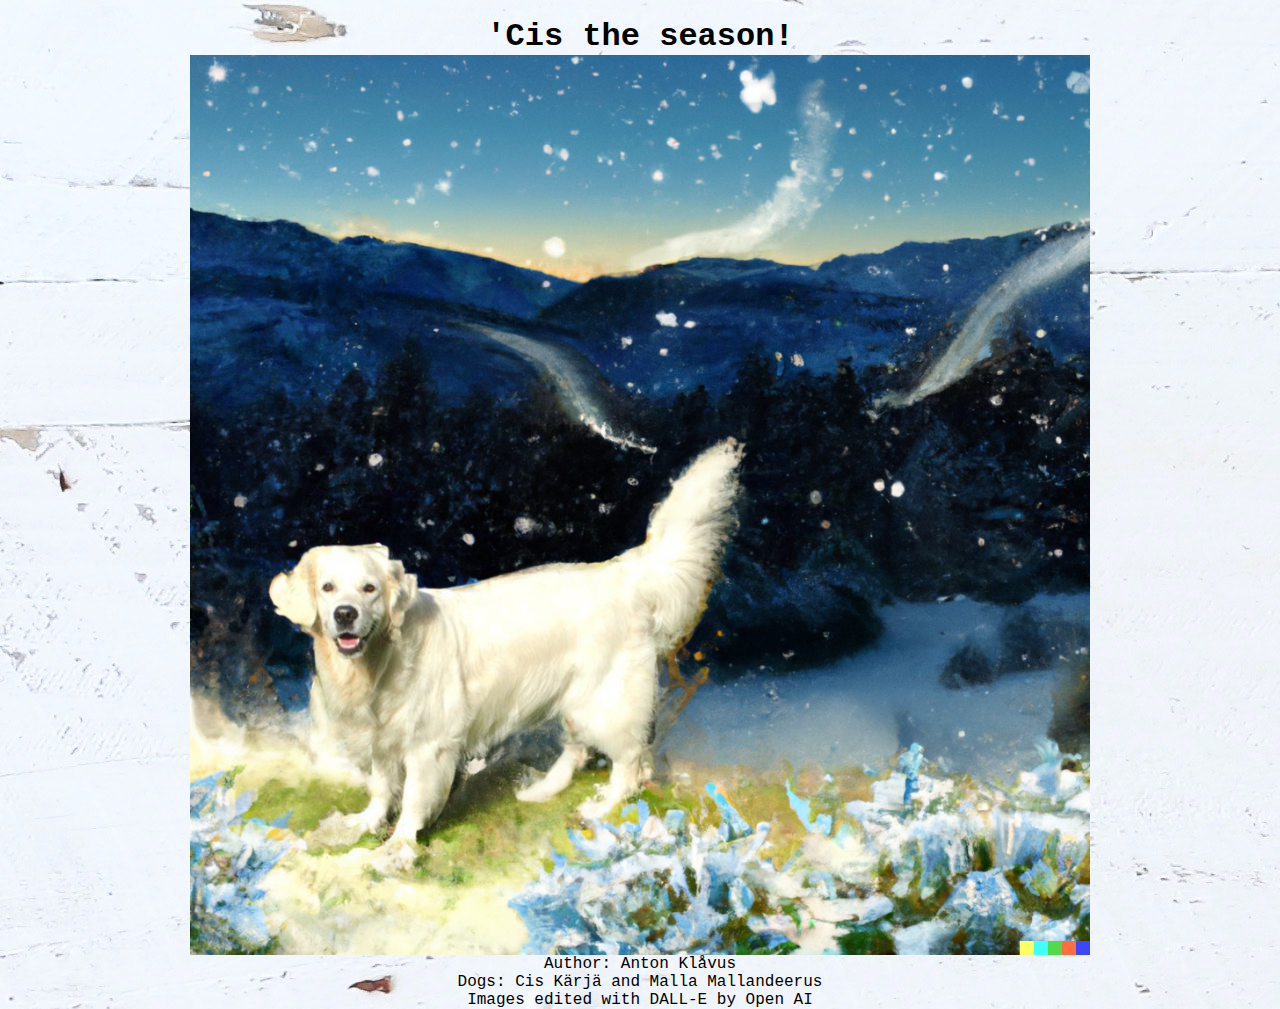
<file: index.html>
<!DOCTYPE html>
<html lang="en">
<head>
    <meta charset="UTF-8">
    <meta http-equiv="X-UA-Compatible" content="IE=edge">
    <meta name="viewport" content="width=device-width, initial-scale=1.0">
    <title> 'Cis the season' </title>
<link rel="stylesheet" href="styles.css">
</head>
<body>
<h1>'Cis the season!</h1>
<a href="presents.html">
<div class="imgbox">
    <img class="center-fit" src='images/cover.png'>
</div>
</a>
</body>
</html>

<footer class="center-fit">
    <p>Author: Anton Klåvus</p>
    <p>Dogs: Cis Kärjä and Malla Mallandeerus</p>
    <p>Images edited with <a href:labs.openai.com> DALL-E by Open AI</a></p>
</footer>
</file>
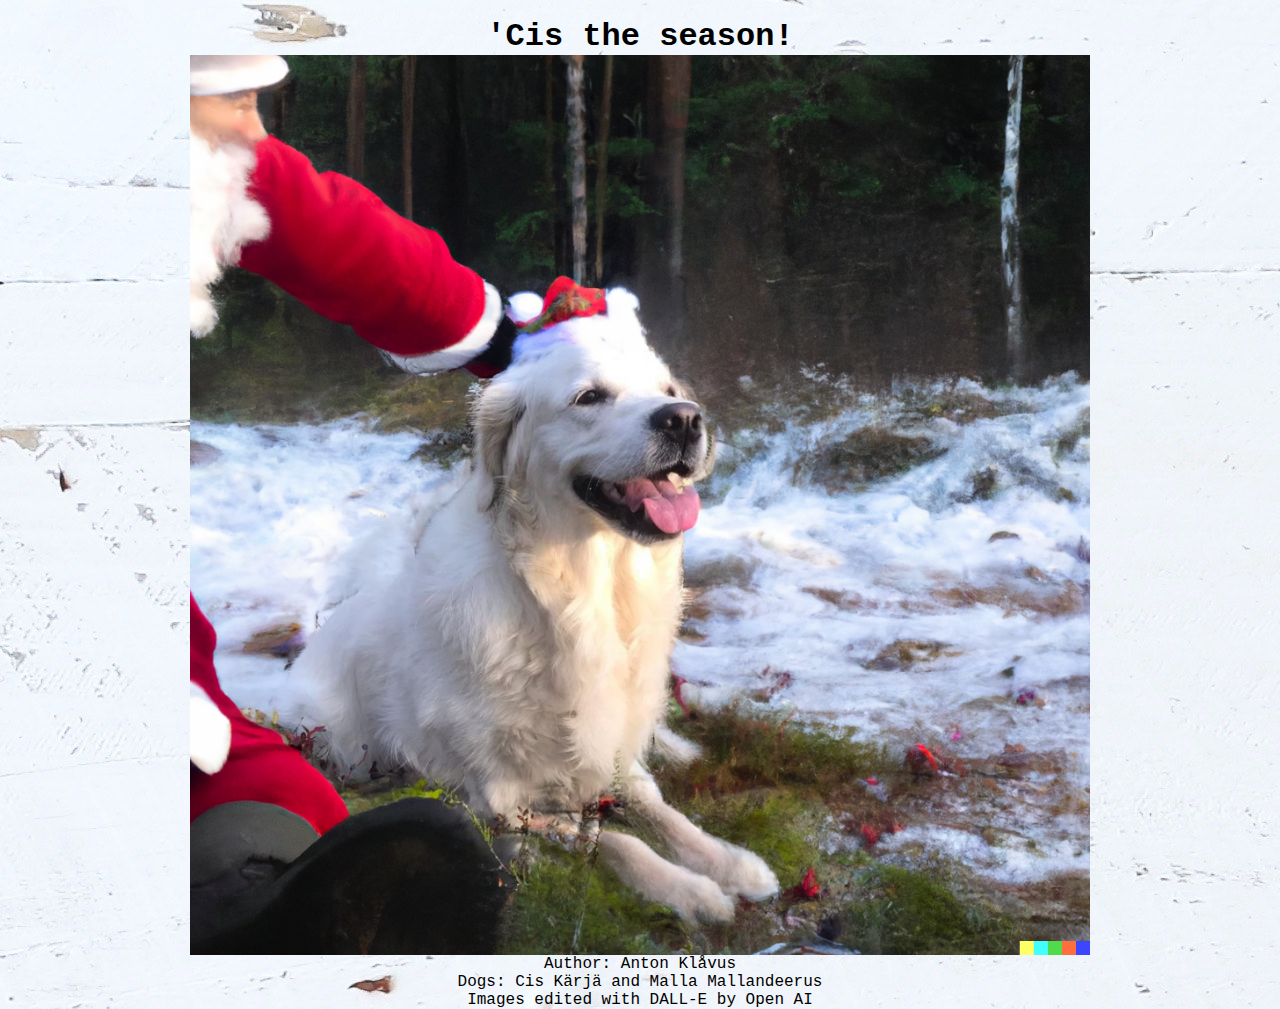
<file: good_girl.html>
<!DOCTYPE html>
<html lang="en">
<head>
    <meta charset="UTF-8">
    <meta http-equiv="X-UA-Compatible" content="IE=edge">
    <meta name="viewport" content="width=device-width, initial-scale=1.0">
    <title> 'Cis the season' </title>
<link rel="stylesheet" href="styles.css">
</head>

<body>
    <h1>'Cis the season!</h1>
    <a href="malla_fire.html">
    <div class="imgbox">
        <img class="center-fit" src='images/good_girl.png'>
    </div>
    </a>
</body>
</html>

<footer class="center-fit">
    <p>Author: Anton Klåvus</p>
    <p>Dogs: Cis Kärjä and Malla Mallandeerus</p>
    <p>Images edited with <a href:labs.openai.com> DALL-E by Open AI</a></p>
</footer>
</file>
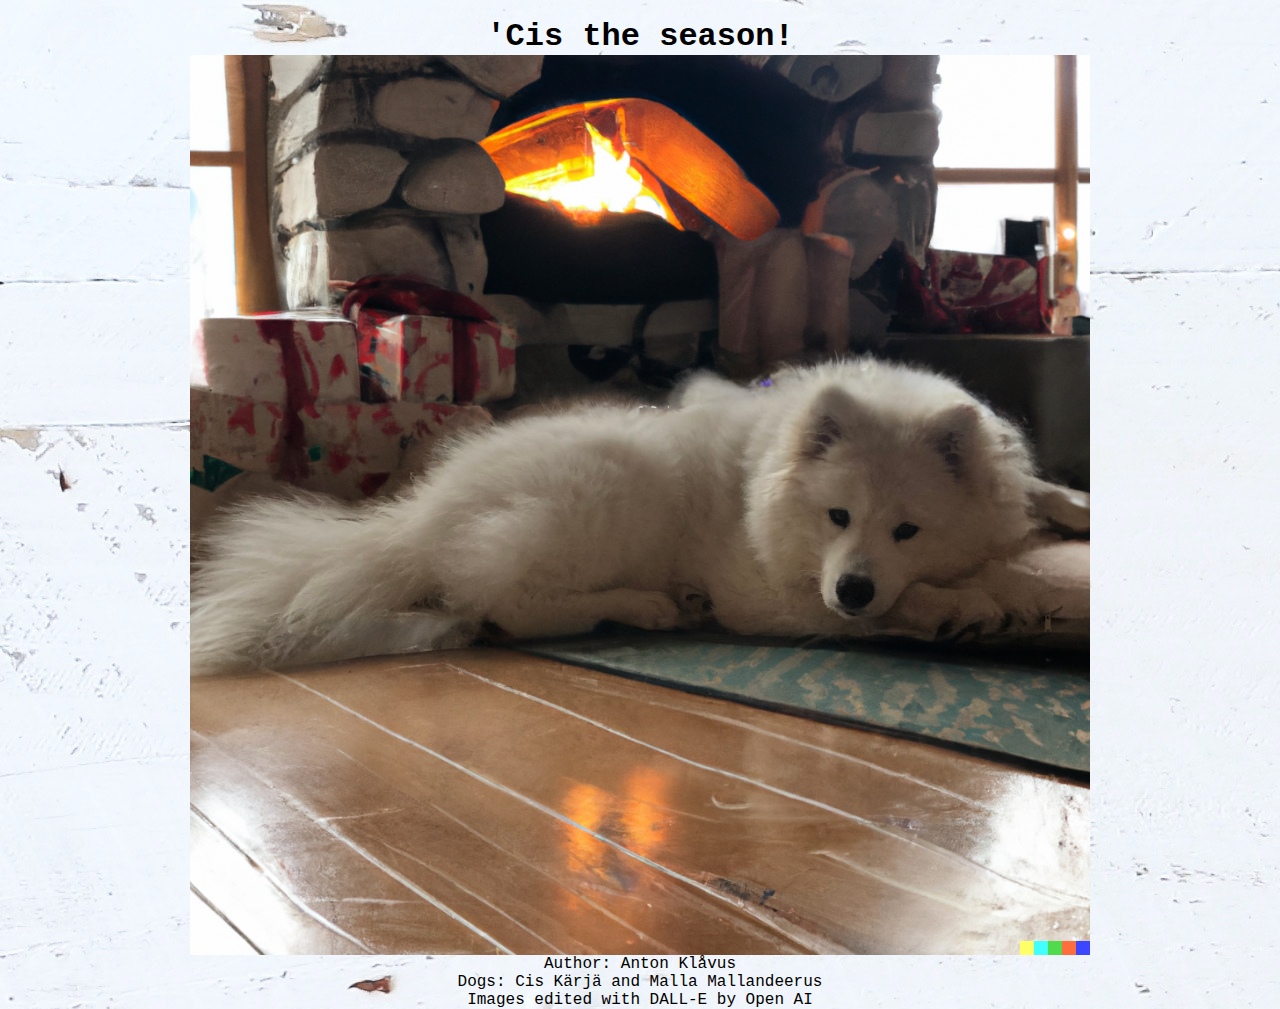
<file: malla_fire.html>
<!DOCTYPE html>
<html lang="en">
<head>
    <meta charset="UTF-8">
    <meta http-equiv="X-UA-Compatible" content="IE=edge">
    <meta name="viewport" content="width=device-width, initial-scale=1.0">
    <title> 'Cis the season' </title>
<link rel="stylesheet" href="styles.css">
</head>

<body>
    <h1>'Cis the season!</h1>
    <a href="moon2.html">
    <div class="imgbox">
        <img class="center-fit" src='images/malla_fire.png'>
    </div>
    </a>
</body>
</html>

<footer class="center-fit">
    <p>Author: Anton Klåvus</p>
    <p>Dogs: Cis Kärjä and Malla Mallandeerus</p>
    <p>Images edited with <a href:labs.openai.com> DALL-E by Open AI</a></p>
</footer>
</file>
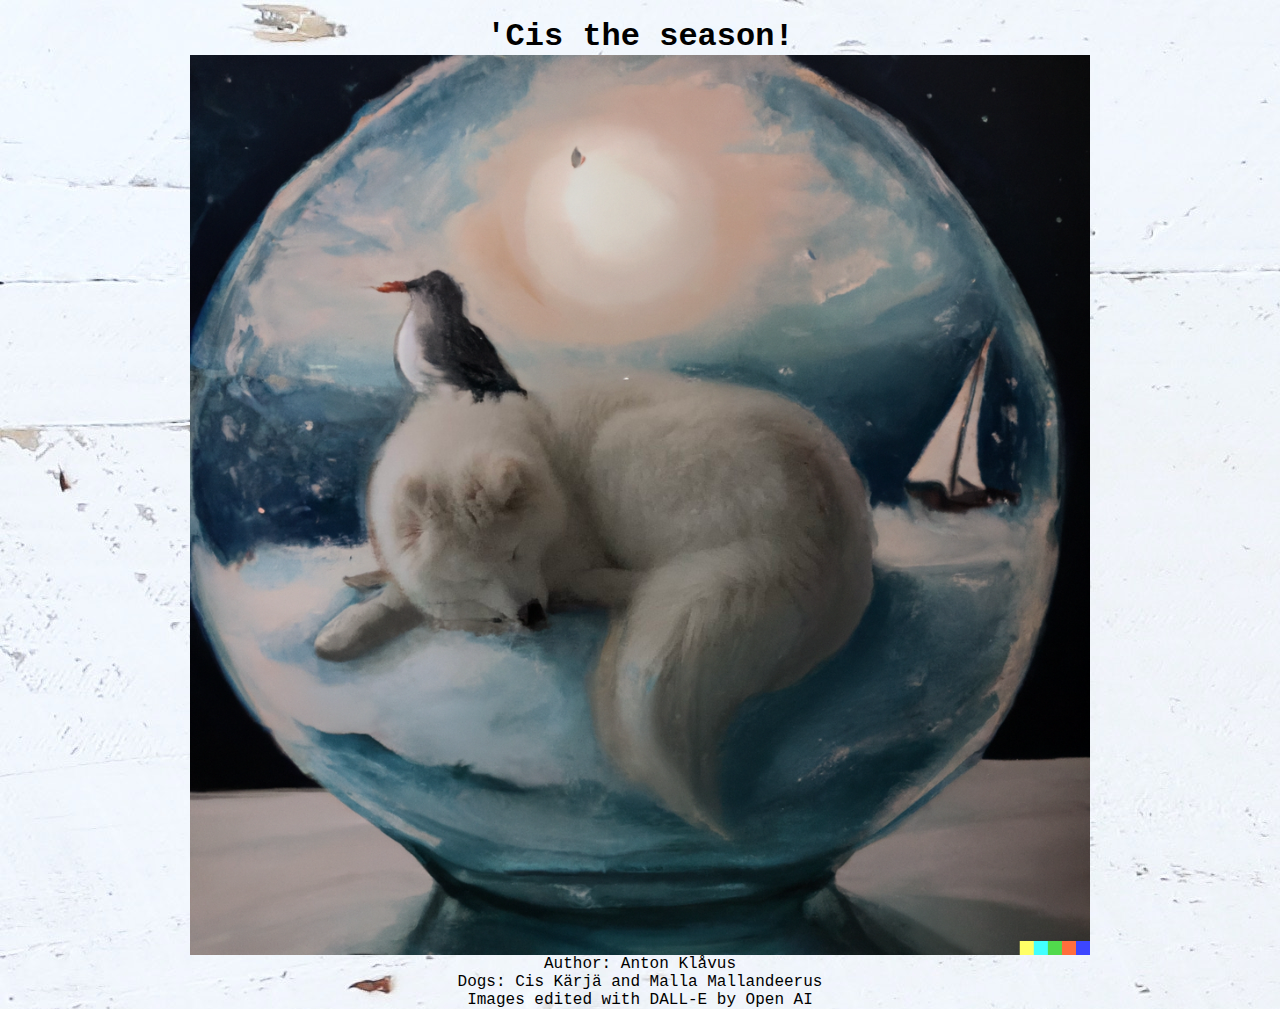
<file: malla_globe.html>
<!DOCTYPE html>
<html lang="en">
<head>
    <meta charset="UTF-8">
    <meta http-equiv="X-UA-Compatible" content="IE=edge">
    <meta name="viewport" content="width=device-width, initial-scale=1.0">
    <title> 'Cis the season' </title>
<link rel="stylesheet" href="styles.css">
</head>

<body>
    <h1>'Cis the season!</h1>
    <a href="skiing.html">
    <div class="imgbox">
        <img class="center-fit" src='images/malla_globe.png'>
    </div>
    </a>
</body>
</html>

<footer class="center-fit">
    <p>Author: Anton Klåvus</p>
    <p>Dogs: Cis Kärjä and Malla Mallandeerus</p>
    <p>Images edited with <a href:labs.openai.com> DALL-E by Open AI</a></p>
</footer>
</file>
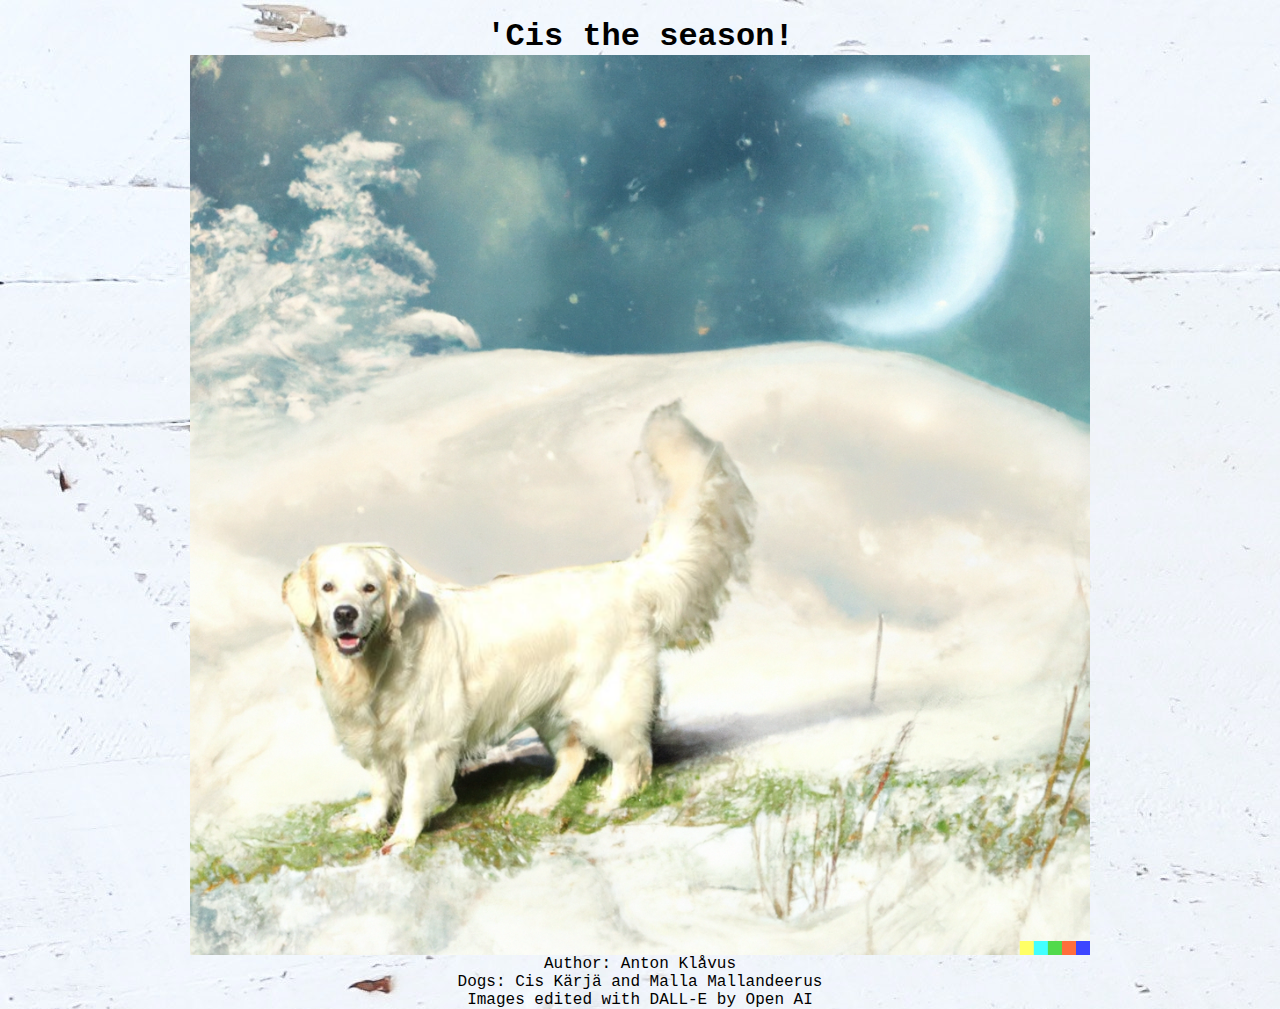
<file: moon2.html>
<!DOCTYPE html>
<html lang="en">
<head>
    <meta charset="UTF-8">
    <meta http-equiv="X-UA-Compatible" content="IE=edge">
    <meta name="viewport" content="width=device-width, initial-scale=1.0">
    <title> 'Cis the season' </title>
<link rel="stylesheet" href="styles.css">
</head>

<body>
    <h1>'Cis the season!</h1>
    <a href="malla_globe.html">
    <div class="imgbox">
        <img class="center-fit" src='images/moon2.png'>
    </div>
    </a>
</body>
</html>

<footer class="center-fit">
    <p>Author: Anton Klåvus</p>
    <p>Dogs: Cis Kärjä and Malla Mallandeerus</p>
    <p>Images edited with <a href:labs.openai.com> DALL-E by Open AI</a></p>
</footer>
</file>
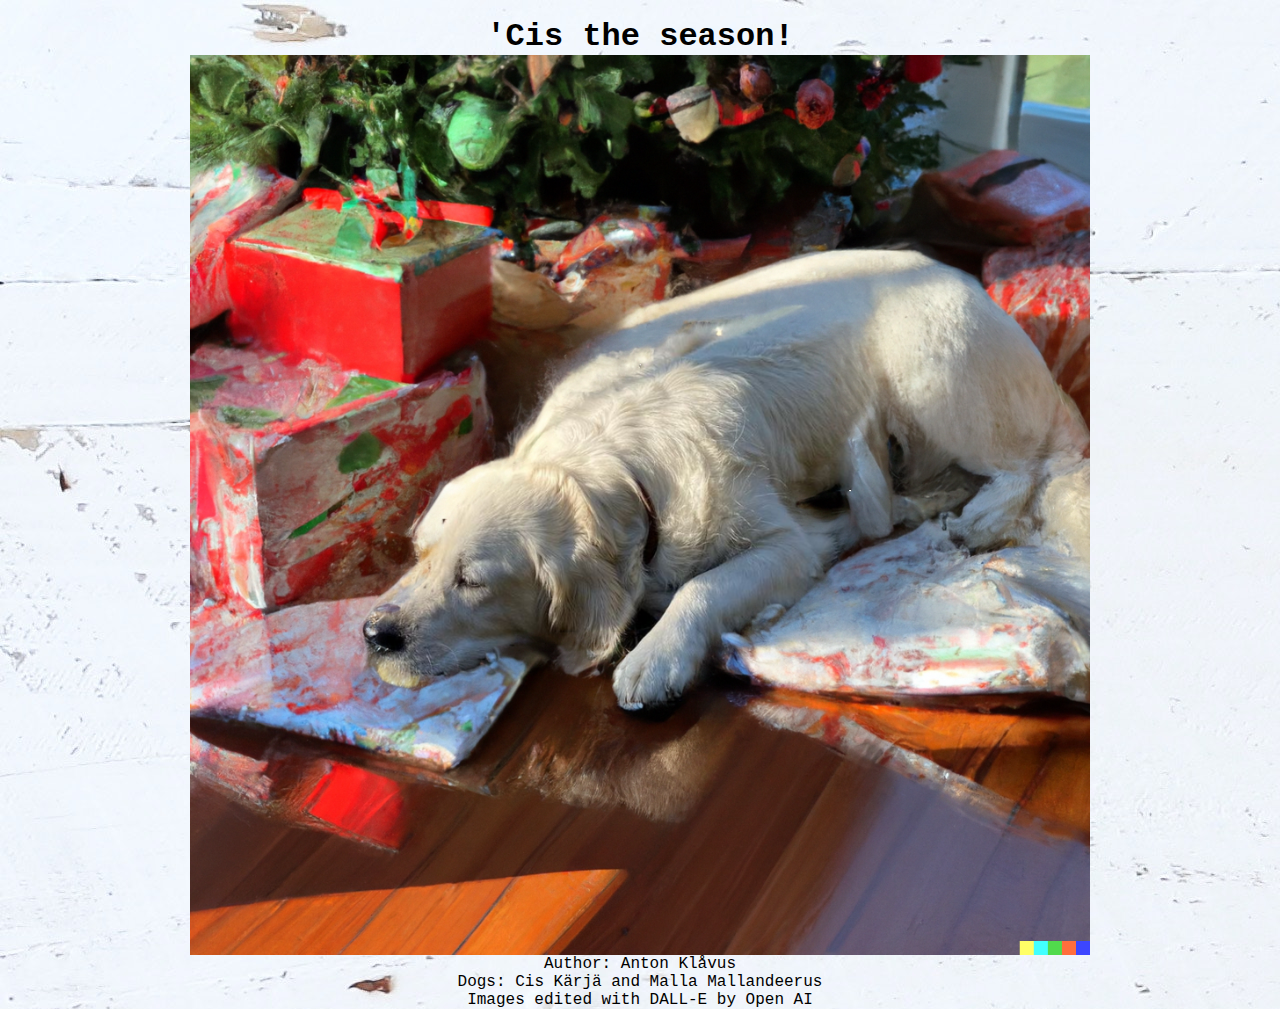
<file: presents.html>
<!DOCTYPE html>
<html lang="en">
<head>
    <meta charset="UTF-8">
    <meta http-equiv="X-UA-Compatible" content="IE=edge">
    <meta name="viewport" content="width=device-width, initial-scale=1.0">
    <title> 'Cis the season' </title>
<link rel="stylesheet" href="styles.css">
</head>

<body>
    <h1>'Cis the season!</h1>
    <a href="good_girl.html">
    <div class="imgbox">
        <img class="center-fit" src='images/presents.png'>
    </div>
    </a>
</body>
</html>

<footer class="center-fit">
    <p>Author: Anton Klåvus</p>
    <p>Dogs: Cis Kärjä and Malla Mallandeerus</p>
    <p>Images edited with <a href:labs.openai.com> DALL-E by Open AI</a></p>
</footer>
</file>
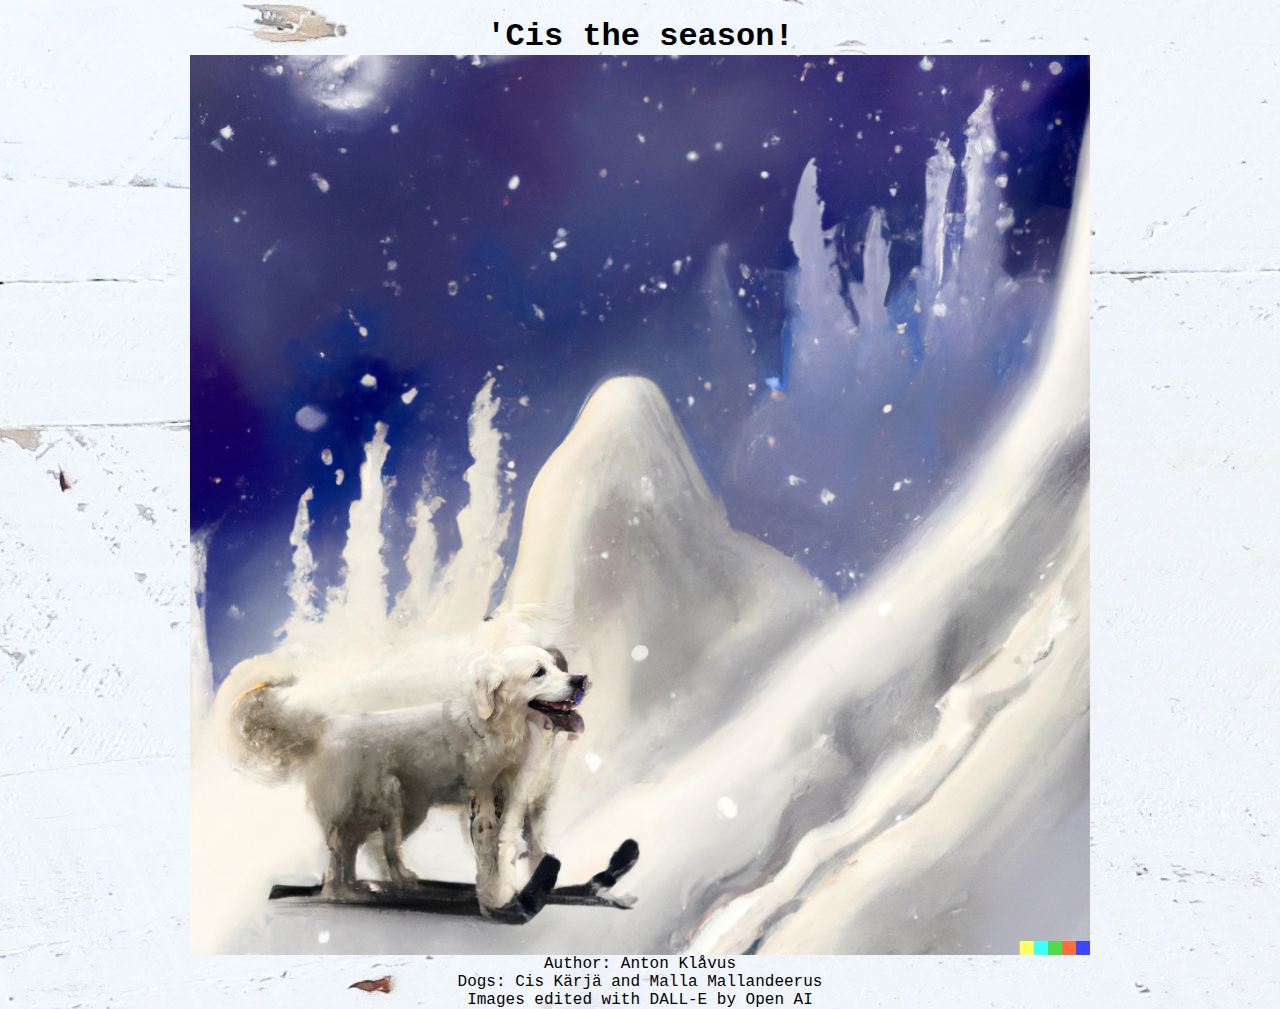
<file: skiing.html>
<!DOCTYPE html>
<html lang="en">
<head>
    <meta charset="UTF-8">
    <meta http-equiv="X-UA-Compatible" content="IE=edge">
    <meta name="viewport" content="width=device-width, initial-scale=1.0">
    <title> 'Cis the season' </title>
<link rel="stylesheet" href="styles.css">
</head>

<body>
    <h1>'Cis the season!</h1>
    <a href="index.html">
    <div class="imgbox">
        <img class="center-fit" src='images/skiing.png'>
    </div>
    </a>
</body>
</html>

<footer class="center-fit">
    <p>Author: Anton Klåvus</p>
    <p>Dogs: Cis Kärjä and Malla Mallandeerus</p>
    <p>Images edited with <a href:labs.openai.com> DALL-E by Open AI</a></p>
</footer>
</file>
<file: styles.css>
* {
    margin: 0;
    padding: 0;
}
.imgbox {
    display: grid;
    height: 100%;
}
.center-fit {
    max-width: 100%;
    max-height: 100vh;
    margin: auto;
}
h1 {
    text-align: center;
    font-family:'Courier New';
}
p {
    text-align: center;
    font-family:'Courier New';
}
body {
    background-image: url('images/pexels-candis-hidalgo-639110.jpg');
}
</file>
